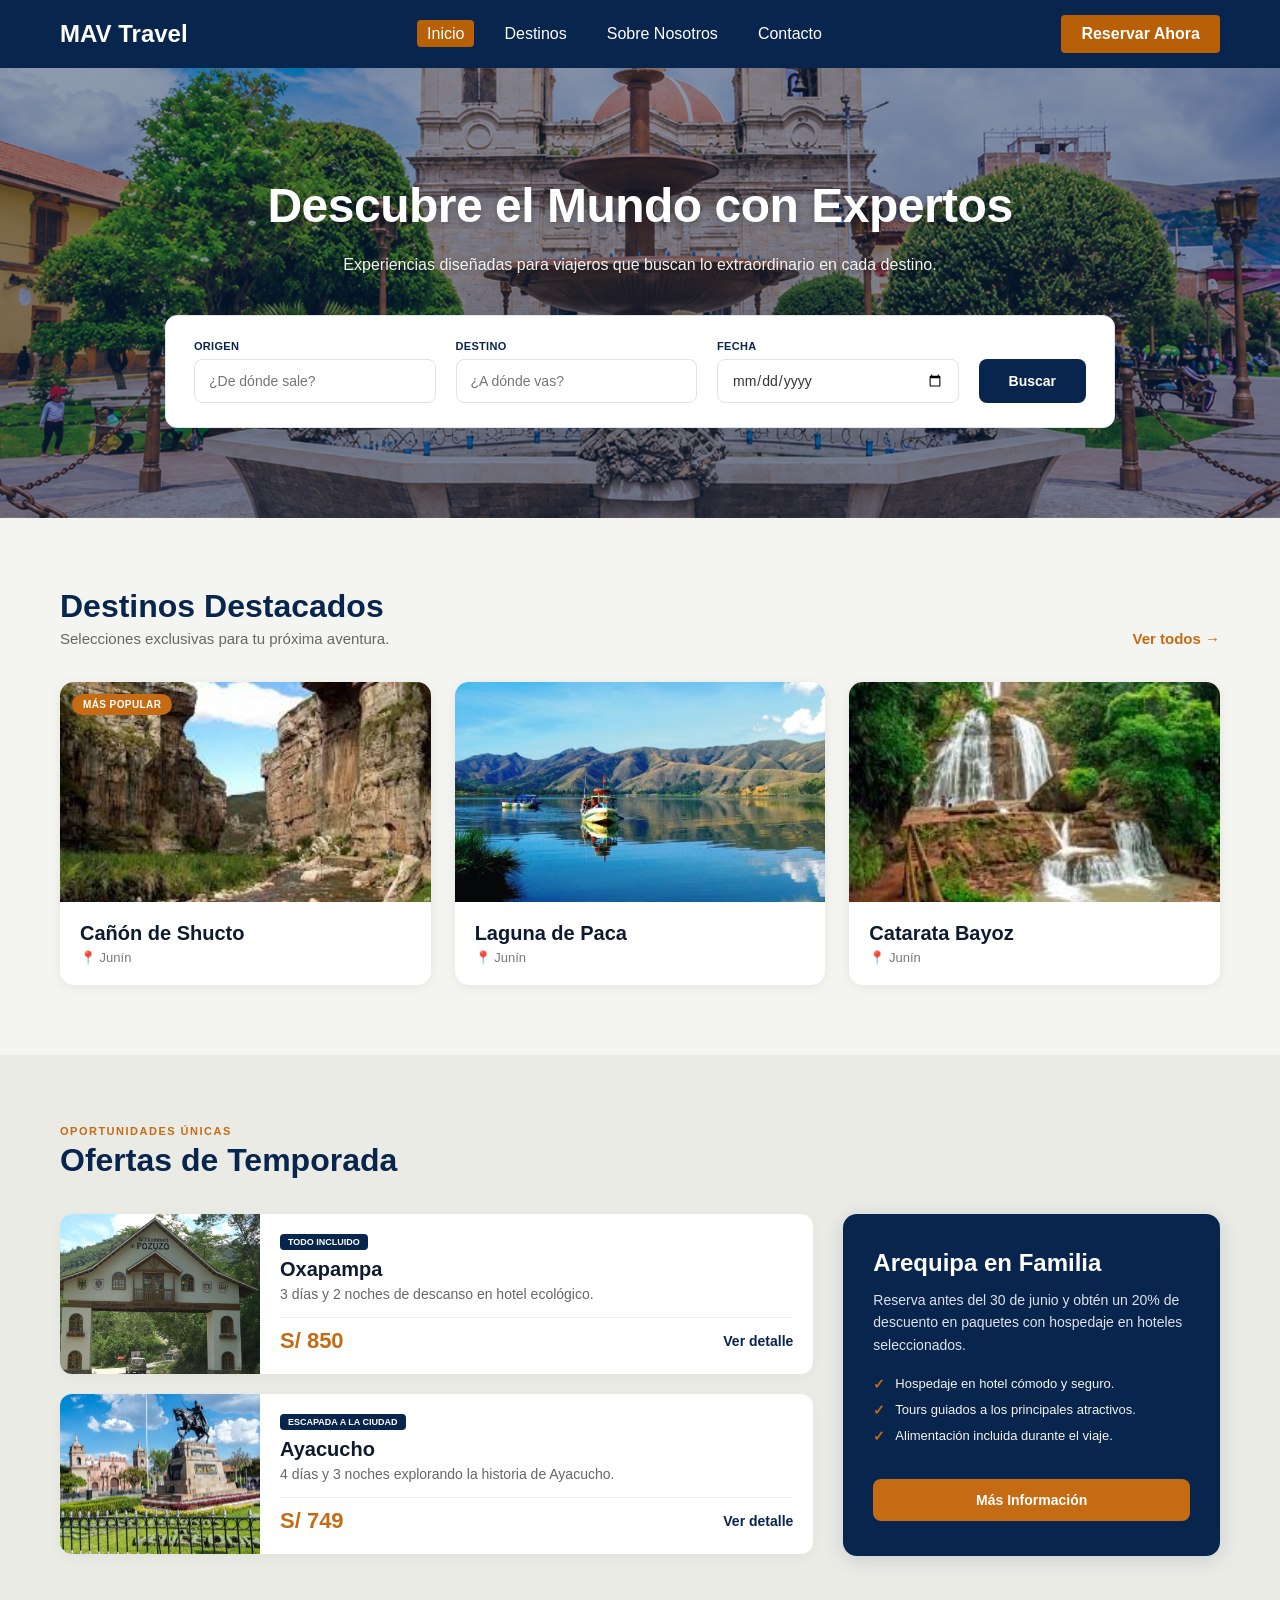
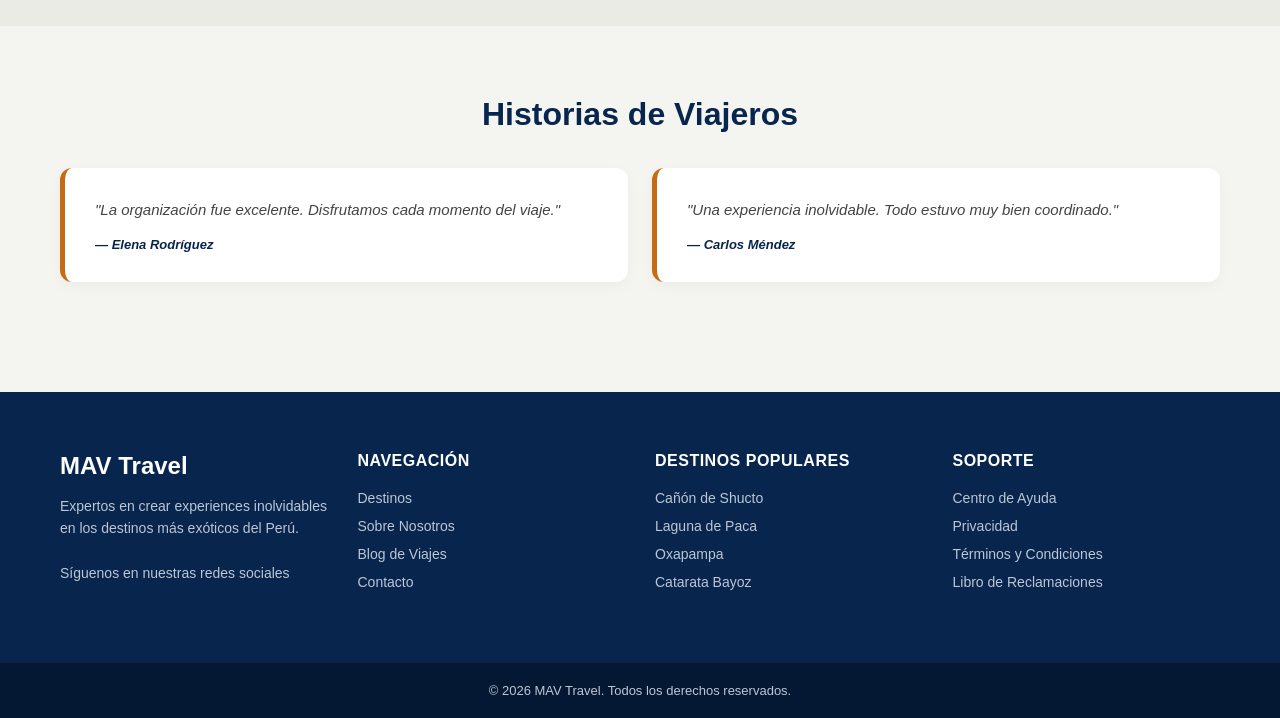
<file: index.html>
<!DOCTYPE html>
<html lang="es">
<head>
    <meta charset="UTF-8">
    <meta name="viewport" content="width=device-width, initial-scale=1.0">
    <meta name="description" content="MAV Travel - Experiencias diseñadas para viajeros que buscan lo extraordinario en cada destino.">
    <title>MAV Travel | Inicio</title>

    <link rel="stylesheet" href="estilos.css">
</head>
<body>

    <header>
        <nav class="barra-navegacion">
            <div class="logo">MAV Travel</div>
            <ul class="menu">
                <li><a href="index.html" class="activo">Inicio</a></li>
                <li><a href="destinos.html">Destinos</a></li>
                <li><a href="sobrenosotros.html">Sobre Nosotros</a></li>
                <li><a href="contacto.html">Contacto</a></li>
            </ul>
            <a href="reservar.html" class="btn-reservar">Reservar Ahora</a>
        </nav>
    </header>

    <section class="banner-principal">
        <div class="contenido-banner">
            <h1>Descubre el Mundo con Expertos</h1>
            <p>Experiencias diseñadas para viajeros que buscan lo extraordinario en cada destino.</p>
            
            <form class="barra-buscador" role="search">
                <div class="buscador-campo">
                    <label for="origen">Origen</label>
                    <input type="text" id="origen" placeholder="¿De dónde sale?" autocomplete="off">
                </div>

                <div class="buscador-campo">
                    <label for="destino">Destino</label>
                    <input type="text" id="destino" placeholder="¿A dónde vas?" autocomplete="off">
                </div>

                <div class="buscador-campo">
                    <label for="fecha">Fecha</label>
                    <input type="date" id="fecha">
                </div>

                <button class="btn-buscar" type="submit">
                    Buscar
                </button>
            </form>
        </div>
    </section>

    <section class="seccion-destacados">
        <div class="contenedor">
            <div class="titulo-seccion-encabezado">
                <div>
                    <h2>Destinos Destacados</h2>
                    <p>Selecciones exclusivas para tu próxima aventura.</p>
                </div>
                <a href="destinos.html" class="enlace-ver-todos">Ver todos →</a>
            </div>

            <div class="cuadricula-destinos">
                <div class="tarjeta-destino">
                    <div class="tarjeta-imagen">
                        <img src="assets/CañondeShucto.jpg" alt="Cañón de Shucto">
                        <span class="tarjeta-etiqueta popular">MÁS POPULAR</span>
                    </div>
                    <div class="tarjeta-info">
                        <h3>Cañón de Shucto</h3>
                        <p class="tarjeta-lugar">📍 Junín</p>
                    </div>
                </div>

                <div class="tarjeta-destino">
                    <div class="tarjeta-imagen">
                        <img src="assets/LagunadePaca.jpg" alt="Laguna de Paca">
                    </div>
                    <div class="tarjeta-info">
                        <h3>Laguna de Paca</h3>
                        <p class="tarjeta-lugar">📍 Junín</p>
                    </div>
                </div>

                <div class="tarjeta-destino">
                    <div class="tarjeta-imagen">
                        <img src="assets/Cataratabayoz.jpg" alt="Catarata Bayoz">
                    </div>
                    <div class="tarjeta-info">
                        <h3>Catarata Bayoz</h3>
                        <p class="tarjeta-lugar">📍 Junín</p>
                    </div>
                </div>
            </div>
        </div>
    </section>

    <section class="seccion-ofertas">
        <div class="contenedor">
            <span class="subtitulo-ofertas">OPORTUNIDADES ÚNICAS</span>
            <h2 class="titulo-ofertas-seccion">Ofertas de Temporada</h2>

            <div class="ofertas-contenedor-grid">
                <div class="lista-ofertas-bloque">
                    <article class="tarjeta-oferta-horizontal">
                        <img src="assets/Oxapampa.png" alt="Vista de Oxapampa">
                        <div class="info-oferta-horizontal">
                            <span class="etiqueta-oferta">TODO INCLUIDO</span>
                            <h3>Oxapampa</h3>
                            <p>3 días y 2 noches de descanso en hotel ecológico.</p>
                            <div class="pie-oferta-horizontal">
                                <span class="precio-oferta">S/ 850</span>
                                <a href="#">Ver detalle</a>
                            </div>
                        </div>
                    </article>

                    <article class="tarjeta-oferta-horizontal">
                        <img src="assets/Ayacucho.jpg" alt="Plaza Mayor de Ayacucho">
                        <div class="info-oferta-horizontal">
                            <span class="etiqueta-oferta">ESCAPADA A LA CIUDAD</span>
                            <h3>Ayacucho</h3>
                            <p>4 días y 3 noches explorando la historia de Ayacucho.</p>
                            <div class="pie-oferta-horizontal">
                                <span class="precio-oferta">S/ 749</span>
                                <a href="#">Ver detalle</a>
                            </div>
                        </div>
                    </article>
                </div>

                <aside class="panel-promocional">
                    <h3>Arequipa en Familia</h3>
                    <p>Reserva antes del 30 de junio y obtén un 20% de descuento en paquetes con hospedaje en hoteles seleccionados.</p>
                    <ul>
                        <li><span class="check-icono">✓</span> Hospedaje en hotel cómodo y seguro.</li>
                        <li><span class="check-icono">✓</span> Tours guiados a los principales atractivos.</li>
                        <li><span class="check-icono">✓</span> Alimentación incluida durante el viaje.</li>
                    </ul>
                    <button type="button" class="btn-promo">Más Información</button>
                </aside>
            </div>
        </div>
    </section>

    <section class="seccion-testimonios">
        <div class="contenedor">
            <h2>Historias de Viajeros</h2>
            <div class="cuadricula-testimonios">
                <article class="tarjeta-testimonio">
                    <p>"La organización fue excelente. Disfrutamos cada momento del viaje."</p>
                    <footer>— <cite>Elena Rodríguez</cite></footer>
                </article>

                <article class="tarjeta-testimonio">
                    <p>"Una experiencia inolvidable. Todo estuvo muy bien coordinado."</p>
                    <footer>— <cite>Carlos Méndez</cite></footer>
                </article>
            </div>
        </div>
    </section>

    <footer class="pie-pagina">
        <div class="pie-contenedor">
            <div class="pie-columna">
                <h2>MAV Travel</h2>
                <p>Expertos en crear experiences inolvidables en los destinos más exóticos del Perú.</p>
                <div class="pie-redes-texto">
                    <span>Síguenos en nuestras redes sociales</span>
                </div>
            </div>

            <div class="pie-columna">
                <h3>NAVEGACIÓN</h3>
                <a href="destinos.html">Destinos</a>
                <a href="sobrenosotros.html">Sobre Nosotros</a>
                <a href="#">Blog de Viajes</a>
                <a href="contacto.html">Contacto</a>
            </div>

            <div class="pie-columna">
                <h3>DESTINOS POPULARES</h3>
                <a href="#">Cañón de Shucto</a>
                <a href="#">Laguna de Paca</a>
                <a href="#">Oxapampa</a>
                <a href="#">Catarata Bayoz</a>
            </div>

            <div class="pie-columna">
                <h3>SOPORTE</h3>
                <a href="#">Centro de Ayuda</a>
                <a href="#">Privacidad</a>
                <a href="#">Términos y Condiciones</a>
                <a href="#">Libro de Reclamaciones</a>
            </div>
        </div>

        <div class="pie-abajo">
            © 2026 MAV Travel. Todos los derechos reservados.
        </div>
    </footer>

    <script src="script.js"></script>
</body>
</html>
</file>
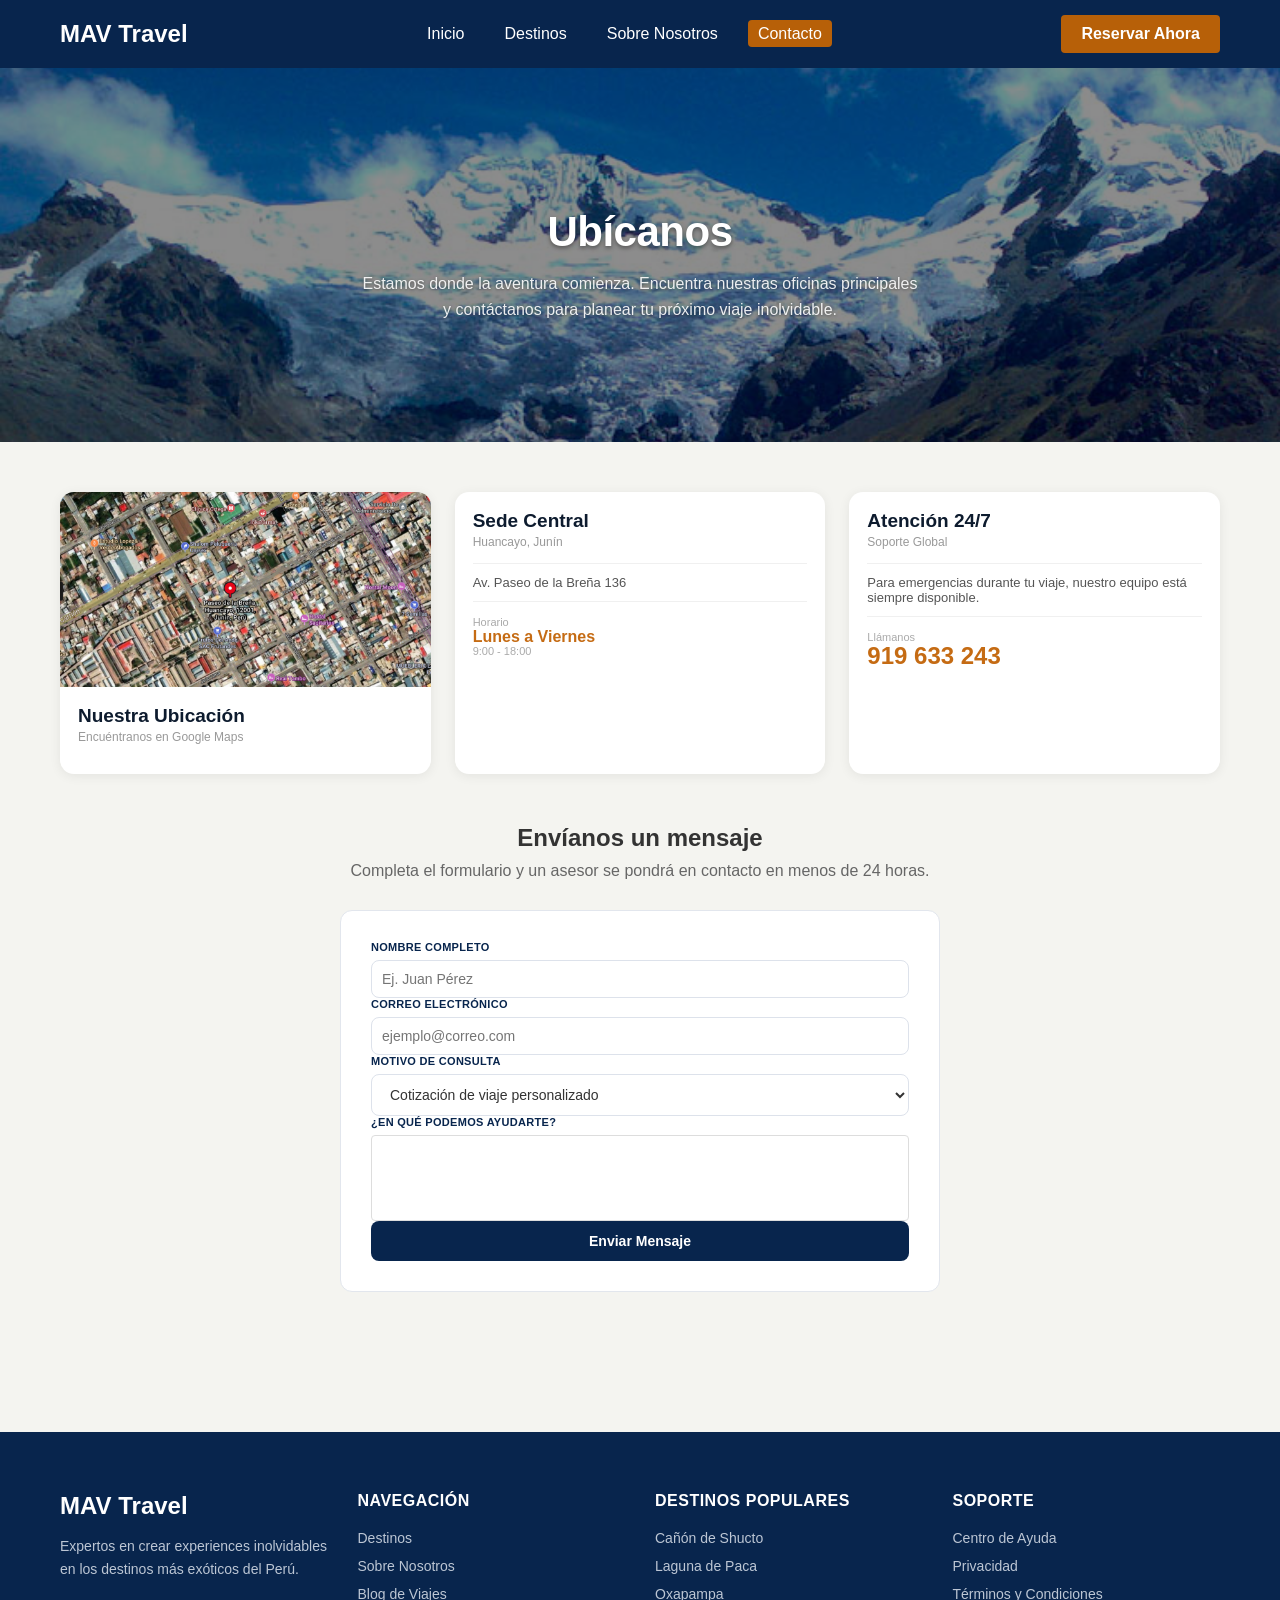
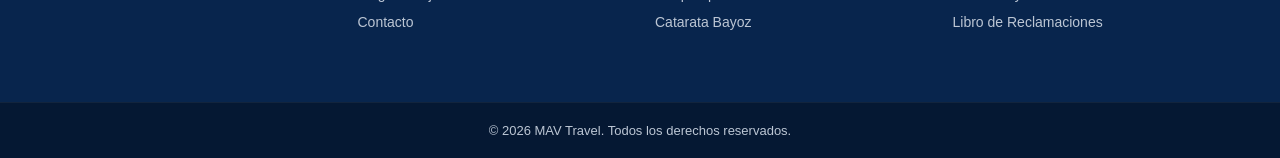
<file: contacto.html>
<!DOCTYPE html>
<html lang="es">
<head>
    <meta charset="UTF-8">
    <meta name="viewport" content="width=device-width, initial-scale=1.0">
    <meta name="description" content="MAV Travel - Descubre experiencias diseñadas para conectar con la naturaleza, la cultura y la aventura en nuestros destinos exclusivos.">
    <title>MAV Travel - Contacto</title>
    
    <link rel="stylesheet" href="contacto.css">
</head>
<body>

    <header>
        <nav class="barra-navegacion">
            <div class="logo">MAV Travel</div>
            <ul class="menu">
                <li><a href="index.html">Inicio</a></li>
                <li><a href="destinos.html">Destinos</a></li>
                <li><a href="sobrenosotros.html">Sobre Nosotros</a></li>
                <li><a href="contacto.html" class="activo">Contacto</a></li>
            </ul>
            <button class="btn-reservar" type="button" onclick="window.location.href='reservar.html'">
                Reservar Ahora
            </button>
        </nav>
    </header>

    <section class="portada-destinos portada-contacto-bg">
        <div class="portada-contenido">
            <h1>Ubícanos</h1>
            <p>Estamos donde la aventura comienza. Encuentra nuestras oficinas principales<br>
            y contáctanos para planear tu próximo viaje inolvidable.</p>
        </div>
    </section>

    <section class="catalogo-destinos">
        <div class="contenedor">
            <div class="cuadricula-destinos">
                
                <div class="tarjeta-destino">
                    <div class="tarjeta-imagen">
                        <img src="assets/ubicacion.png" alt="Mapa ubicación">
                    </div>
                    <div class="tarjeta-info">
                        <h3>Nuestra Ubicación</h3>
                        <p class="tarjeta-lugar">Encuéntranos en Google Maps</p>
                    </div>
                </div>

                <div class="tarjeta-destino">
                    <div class="tarjeta-info">
                        <h3>Sede Central</h3>
                        <p class="tarjeta-lugar">Huancayo, Junín</p>
                        <div class="tarjeta-detalles">
                            <span>Av. Paseo de la Breña 136</span>
                        </div>
                        <div class="tarjeta-pie">
                            <div>
                                <small>Horario</small>
                                <p class="tarjeta-precio-horario">Lunes a Viernes</p>
                                <small>9:00 - 18:00</small>
                            </div>
                        </div>
                    </div>
                </div>

                <div class="tarjeta-destino">
                    <div class="tarjeta-info">
                        <h3>Atención 24/7</h3>
                        <p class="tarjeta-lugar">Soporte Global</p>
                        <div class="tarjeta-detalles">
                            <span>Para emergencias durante tu viaje, nuestro equipo está siempre disponible.</span>
                        </div>
                        <div class="tarjeta-pie">
                            <div>
                                <small>Llámanos</small>
                                <p class="tarjeta-precio">919 633 243</p>
                            </div>
                        </div>
                    </div>
                </div>

            </div>
        </div>
    </section>

    <section class="seccion-filtros">
        <div class="contenedor">
            <h2 class="titulo-formulario">Envíanos un mensaje</h2>
            <p class="subtitulo-formulario">Completa el formulario y un asesor se pondrá en contacto en menos de 24 horas.</p>
            
            <form class="barra-filtros form-contacto">
                
                <div class="filtro-campo campo-ancho-completo">
                    <label for="contacto-nombre">Nombre Completo</label>
                    <input type="text" id="contacto-nombre" placeholder="Ej. Juan Pérez">
                </div>

                <div class="filtro-campo campo-ancho-completo">
                    <label for="contacto-email">Correo Electrónico</label>
                    <input type="email" id="contacto-email" placeholder="ejemplo@correo.com">
                </div>

                <div class="filtro-campo campo-ancho-completo">
                    <label for="filtro-categoria">Motivo de Consulta</label>
                    <select id="filtro-categoria">
                        <option>Cotización de viaje personalizado</option>
                        <option>Consulta general</option>
                        <option>Soporte</option>
                    </select>
                </div>

                <div class="filtro-campo campo-ancho-completo">
                    <label for="contacto-mensaje">¿En qué podemos ayudarte?</label>
                    <textarea id="contacto-mensaje" rows="4"></textarea>
                </div>

                <button class="btn-filtrar btn-enviar" type="submit">
                    Enviar Mensaje
                </button>

            </form>
        </div>
    </section>

    <footer class="pie-pagina">
        <div class="pie-contenedor">

            <div class="pie-columna">
                <h2>MAV Travel</h2>
                <p>Expertos en crear experiences inolvidables en los destinos más exóticos del Perú.</p>
            </div>

            <div class="pie-columna">
                <h3>NAVEGACIÓN</h3>
                <a href="destinos.html">Destinos</a>
                <a href="sobrenosotros.html">Sobre Nosotros</a>
                <a href="#">Blog de Viajes</a>
                <a href="contacto.html">Contacto</a>
            </div>

            <div class="pie-columna">
                <h3>DESTINOS POPULARES</h3>
                <a href="#">Cañón de Shucto</a>
                <a href="#">Laguna de Paca</a>
                <a href="#">Oxapampa</a>
                <a href="#">Catarata Bayoz</a>
            </div>

            <div class="pie-columna">
                <h3>SOPORTE</h3>
                <a href="#">Centro de Ayuda</a>
                <a href="#">Privacidad</a>
                <a href="#">Términos y Condiciones</a>
                <a href="#">Libro de Reclamaciones</a>
            </div>

        </div>

        <div class="pie-abajo">
            © 2026 MAV Travel. Todos los derechos reservados.
        </div>
    </footer>

    <script src="script.js"></script>
</body>
</html>
</file>
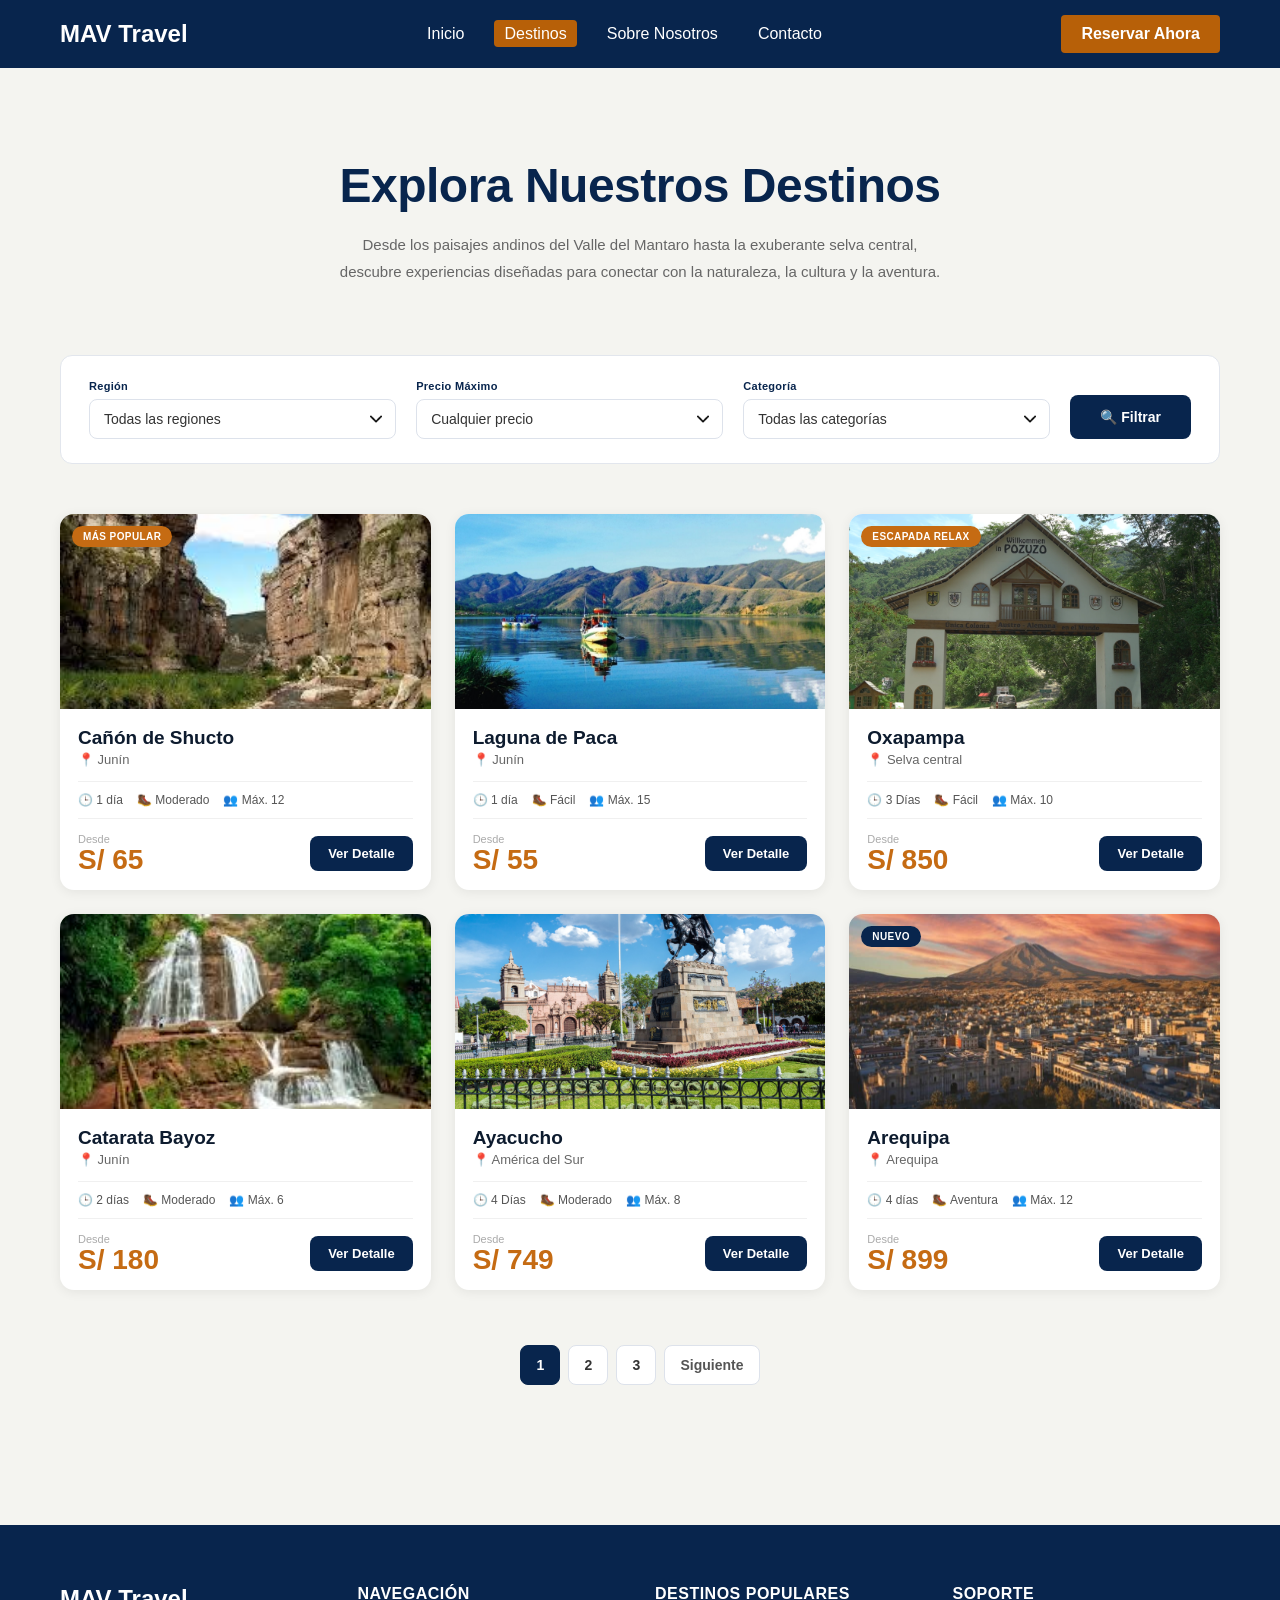
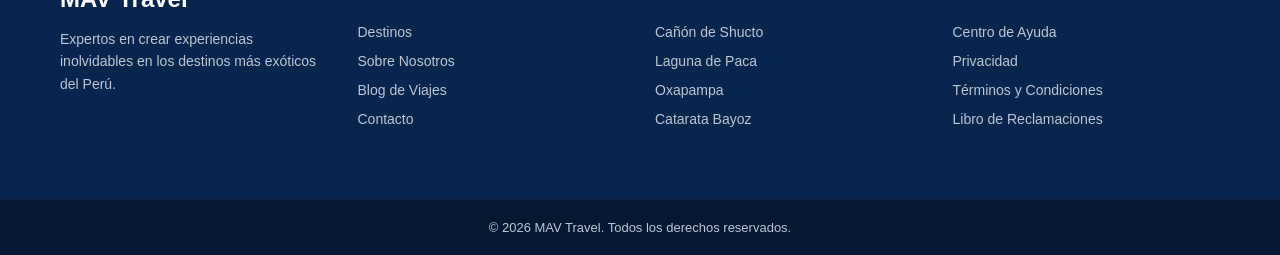
<file: destinos.html>
<!DOCTYPE html>
<html lang="es">
<head>
    <meta charset="UTF-8">
    <meta name="viewport" content="width=device-width, initial-scale=1.0">
    <meta name="description" content="MAV Travel - Descubre experiencias diseñadas para conectar con la naturaleza, la cultura y la aventura en nuestros destinos exclusivos.">
    <title>MAV Travel - Destinos</title>
    <link rel="stylesheet" href="destinos.css">
</head>
<body>

    <header>
        <nav class="barra-navegacion">
            <div class="logo">MAV Travel</div>
            <ul class="menu">
                <li><a href="index.html">Inicio</a></li>
                <li><a href="destinos.html" class="activo">Destinos</a></li>
                <li><a href="sobrenosotros.html">Sobre Nosotros</a></li>
                <li><a href="contacto.html">Contacto</a></li>
            </ul>
            <a href="reservar.html" class="btn-reservar">Reservar Ahora</a>
        </nav>
    </header>

    <main>
        <section class="portada-destinos">
            <div class="portada-contenido">
                <h1>Explora Nuestros Destinos</h1>
                <p>Desde los paisajes andinos del Valle del Mantaro hasta la exuberante selva central,<br>
                descubre experiencias diseñadas para conectar con la naturaleza, la cultura y la aventura.</p>
            </div>
        </section>

        <section class="seccion-filtros">
            <div class="contenedor">
                <form class="barra-filtros" role="search">
                    <div class="filtro-campo">
                        <label for="filtro-region">Región</label>
                        <select id="filtro-region">
                            <option>Todas las regiones</option>
                            <option>Junín</option>
                            <option>Selva central</option>
                            <option>Arequipa</option>
                            <option>América del Sur</option>
                        </select>
                    </div>

                    <div class="filtro-campo">
                        <label for="filtro-precio">Precio Máximo</label>
                        <select id="filtro-precio">
                            <option>Cualquier precio</option>
                            <option>Hasta S/ 100</option>
                            <option>Hasta S/ 300</option>
                            <option>Hasta S/ 600</option>
                            <option>Hasta S/ 1000</option>
                        </select>
                    </div>

                    <div class="filtro-campo">
                        <label for="filtro-categoria">Categoría</label>
                        <select id="filtro-categoria">
                            <option>Todas las categorías</option>
                            <option>Aventura</option>
                            <option>Relax</option>
                            <option>Cultural</option>
                            <option>Naturaleza</option>
                        </select>
                    </div>

                    <button class="btn-filtrar" type="submit">
                        🔍 Filtrar
                    </button>
                </form>
            </div>
        </section>

        <section class="catalogo-destinos">
            <div class="contenedor">
                <div class="cuadricula-destinos">

                    <div class="tarjeta-destino">
                        <div class="tarjeta-imagen">
                            <img src="assets/CañondeShucto.jpg" alt="Cañón de Shucto">
                            <span class="tarjeta-etiqueta popular">MÁS POPULAR</span>
                        </div>
                        <div class="tarjeta-info">
                            <h3>Cañón de Shucto</h3>
                            <p class="tarjeta-lugar">📍 Junín</p>
                            <div class="tarjeta-detalles">
                                <span>🕒 1 día</span>
                                <span>🥾 Moderado</span>
                                <span>👥 Máx. 12</span>
                            </div>
                            <div class="tarjeta-pie">
                                <div>
                                    <small>Desde</small>
                                    <p class="tarjeta-precio">S/ 65</p>
                                </div>
                                <button class="btn-ver-detalle" type="button">Ver Detalle</button>
                            </div>
                        </div>
                    </div>

                    <div class="tarjeta-destino">
                        <div class="tarjeta-imagen">
                            <img src="assets/LagunadePaca.jpg" alt="Laguna de Paca">
                        </div>
                        <div class="tarjeta-info">
                            <h3>Laguna de Paca</h3>
                            <p class="tarjeta-lugar">📍 Junín</p>
                            <div class="tarjeta-detalles">
                                <span>🕒 1 día</span>
                                <span>🥾 Fácil</span>
                                <span>👥 Máx. 15</span>
                            </div>
                            <div class="tarjeta-pie">
                                <div>
                                    <small>Desde</small>
                                    <p class="tarjeta-precio">S/ 55</p>
                                </div>
                                <button class="btn-ver-detalle" type="button">Ver Detalle</button>
                            </div>
                        </div>
                    </div>

                    <div class="tarjeta-destino">
                        <div class="tarjeta-imagen">
                            <img src="assets/Oxapampa.png" alt="Oxapampa">
                            <span class="tarjeta-etiqueta relax">ESCAPADA RELAX</span>
                        </div>
                        <div class="tarjeta-info">
                            <h3>Oxapampa</h3>
                            <p class="tarjeta-lugar">📍 Selva central</p>
                            <div class="tarjeta-detalles">
                                <span>🕒 3 Días</span>
                                <span>🥾 Fácil</span>
                                <span>👥 Máx. 10</span>
                            </div>
                            <div class="tarjeta-pie">
                                <div>
                                    <small>Desde</small>
                                    <p class="tarjeta-precio">S/ 850</p>
                                </div>
                                <button class="btn-ver-detalle" type="button">Ver Detalle</button>
                            </div>
                        </div>
                    </div>

                    <div class="tarjeta-destino">
                        <div class="tarjeta-imagen">
                            <img src="assets/Cataratabayoz.jpg" alt="Catarata Bayoz">
                        </div>
                        <div class="tarjeta-info">
                            <h3>Catarata Bayoz</h3>
                            <p class="tarjeta-lugar">📍 Junín</p>
                            <div class="tarjeta-detalles">
                                <span>🕒 2 días</span>
                                <span>🥾 Moderado</span>
                                <span>👥 Máx. 6</span>
                            </div>
                            <div class="tarjeta-pie">
                                <div>
                                    <small>Desde</small>
                                    <p class="tarjeta-precio">S/ 180</p>
                                </div>
                                <button class="btn-ver-detalle" type="button">Ver Detalle</button>
                            </div>
                        </div>
                    </div>

                    <div class="tarjeta-destino">
                        <div class="tarjeta-imagen">
                            <img src="assets/Ayacucho.jpg" alt="Ayacucho">
                        </div>
                        <div class="tarjeta-info">
                            <h3>Ayacucho</h3>
                            <p class="tarjeta-lugar">📍 América del Sur</p>
                            <div class="tarjeta-detalles">
                                <span>🕒 4 Días</span>
                                <span>🥾 Moderado</span>
                                <span>👥 Máx. 8</span>
                            </div>
                            <div class="tarjeta-pie">
                                <div>
                                    <small>Desde</small>
                                    <p class="tarjeta-precio">S/ 749</p>
                                </div>
                                <button class="btn-ver-detalle" type="button">Ver Detalle</button>
                            </div>
                        </div>
                    </div>

                    <div class="tarjeta-destino">
                        <div class="tarjeta-imagen">
                            <img src="assets/Arequipa.jpg" alt="Arequipa">
                            <span class="tarjeta-etiqueta nuevo">NUEVO</span>
                        </div>
                        <div class="tarjeta-info">
                            <h3>Arequipa</h3>
                            <p class="tarjeta-lugar">📍 Arequipa</p>
                            <div class="tarjeta-detalles">
                                <span>🕒 4 días</span>
                                <span>🥾 Aventura</span>
                                <span>👥 Máx. 12</span>
                            </div>
                            <div class="tarjeta-pie">
                                <div>
                                    <small>Desde</small>
                                    <p class="tarjeta-precio">S/ 899</p>
                                </div>
                                <button class="btn-ver-detalle" type="button">Ver Detalle</button>
                            </div>
                        </div>
                    </div>

                </div>

                <div class="paginacion">
                    <button class="btn-pag activo" type="button">1</button>
                    <button class="btn-pag" type="button">2</button>
                    <button class="btn-pag" type="button">3</button>
                    <button class="btn-pag pag-siguiente" type="button">Siguiente </button>
                </div>
            </div>
        </section>
    </main>

    <footer class="pie-pagina">
        <div class="pie-contenedor">
            <div class="pie-columna">
                <h2>MAV Travel</h2>
                <p>Expertos en crear experiencias inolvidables en los destinos más exóticos del Perú.</p>
                <div class="pie-iconos">
                    <span></span>
                    <span></span>
                    <span></span>
                </div>
            </div>

            <div class="pie-columna">
                <h3>NAVEGACIÓN</h3>
                <ul class="pie-lista">
                    <li><a href="destinos.html">Destinos</a></li>
                    <li><a href="sobrenosotros.html">Sobre Nosotros</a></li>
                    <li><a href="#">Blog de Viajes</a></li>
                    <li><a href="contacto.html">Contacto</a></li>
                </ul>
            </div>

            <div class="pie-columna">
                <h3>DESTINOS POPULARES</h3>
                <ul class="pie-lista">
                    <li><a href="#">Cañón de Shucto</a></li>
                    <li><a href="#">Laguna de Paca</a></li>
                    <li><a href="#">Oxapampa</a></li>
                    <li><a href="#">Catarata Bayoz</a></li>
                </ul>
            </div>

            <div class="pie-columna">
                <h3>SOPORTE</h3>
                <ul class="pie-lista">
                    <li><a href="#">Centro de Ayuda</a></li>
                    <li><a href="#">Privacidad</a></li>
                    <li><a href="#">Términos y Condiciones</a></li>
                    <li><a href="#">Libro de Reclamaciones</a></li>
                </ul>
            </div>
        </div>

        <div class="pie-abajo">
            &copy; 2026 MAV Travel. Todos los derechos reservados.
        </div>
    </footer>

    <script src="script.js"></script>
</body>
</html>
</file>
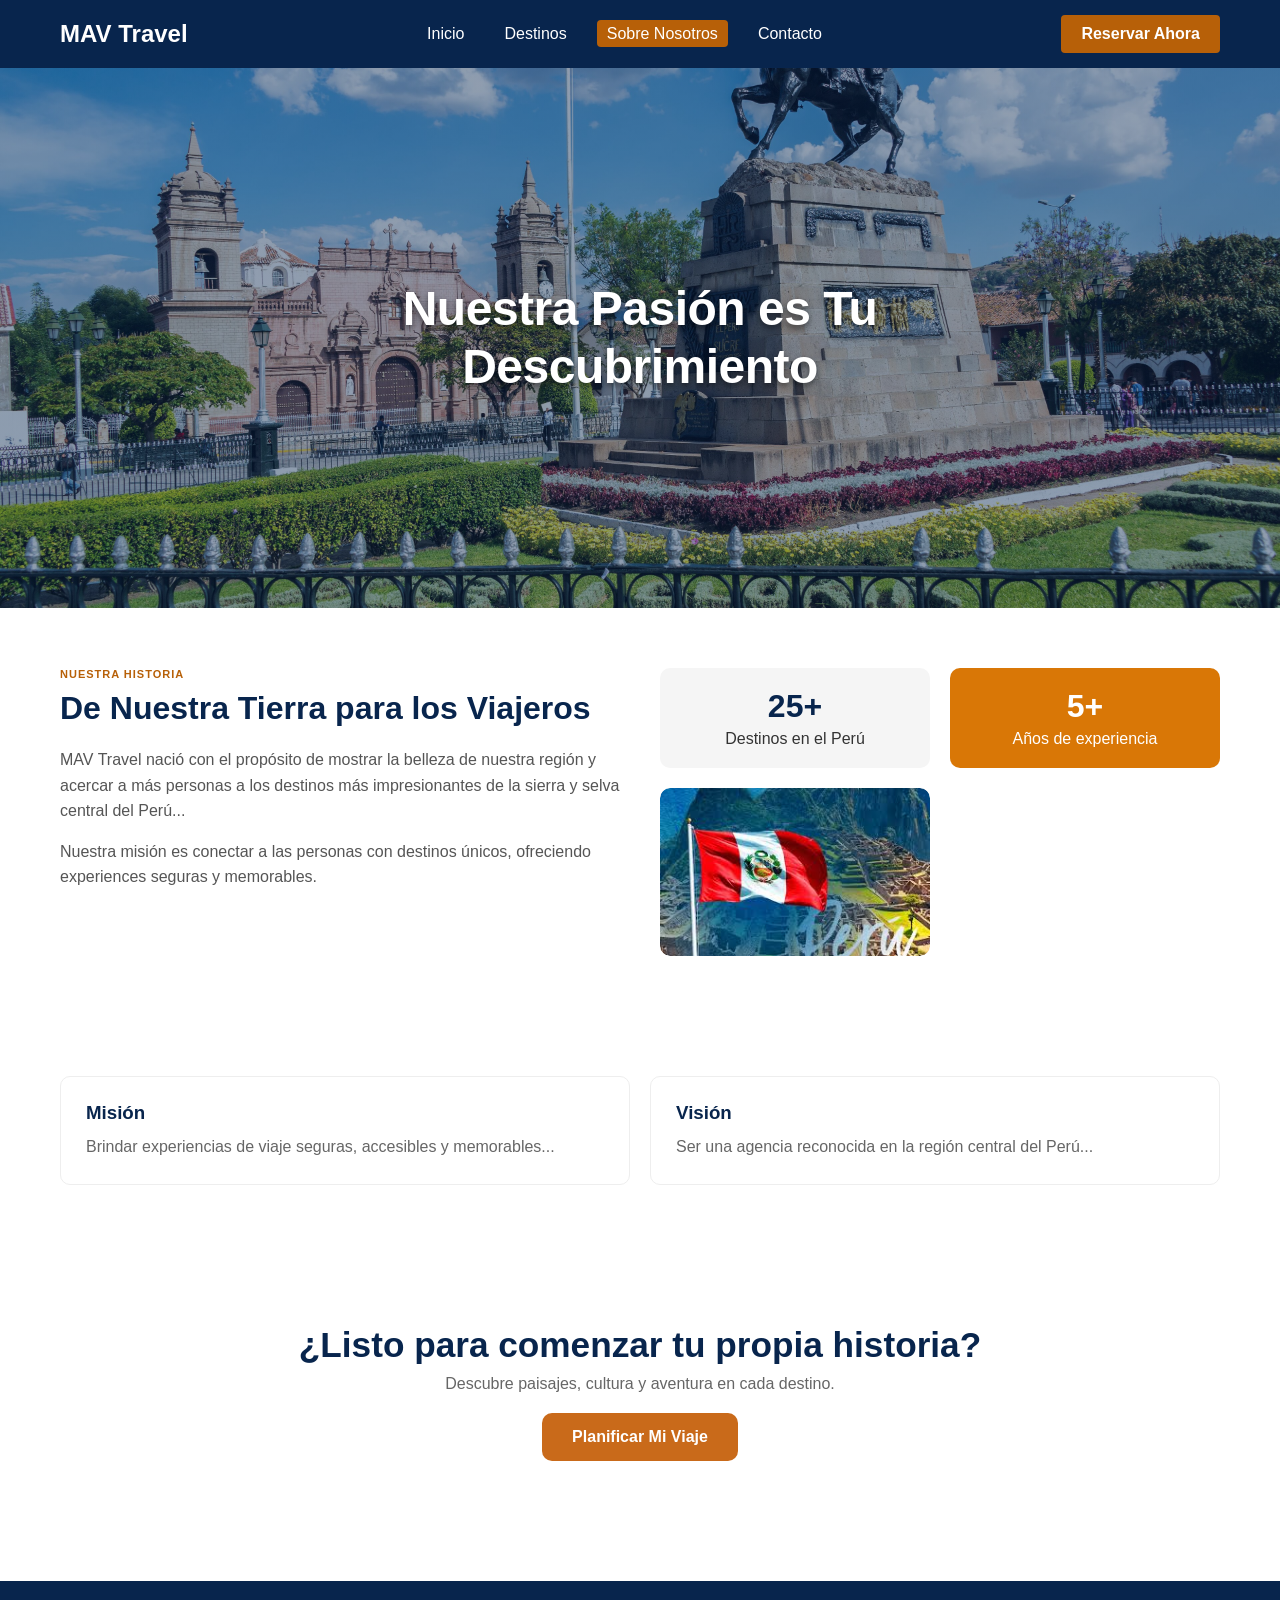
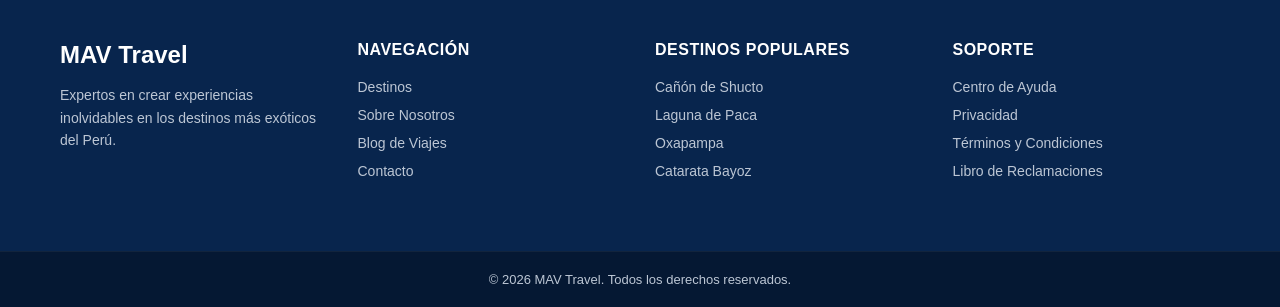
<file: sobrenosotros.html>
<!DOCTYPE html>
<html lang="es">
<head>
    <meta charset="UTF-8">
    <meta name="viewport" content="width=device-width, initial-scale=1.0">
    <meta name="description" content="MAV Travel - Nuestra Pasión es Tu Descubrimiento. Conoce más sobre nuestra historia, misión y visión.">
    <title>Sobre Nosotros | MAV Travel</title>
    <link rel="stylesheet" href="sobrenosotros.css">
</head>
<body>

    <header>
        <nav class="barra-navegacion">
            <div class="logo">MAV Travel</div>
            <ul class="menu">
                <li><a href="index.html">Inicio</a></li>
                <li><a href="destinos.html">Destinos</a></li>
                <li><a href="sobrenosotros.html" class="activo">Sobre Nosotros</a></li>
                <li><a href="contacto.html">Contacto</a></li>
            </ul>
            <button class="btn-reservar" id="btn-reservar-nav" type="button">
                Reservar Ahora
            </button>
        </nav>
    </header>

    <section class="portada portada-sobre-nosotros">
        <h1>Nuestra Pasión es Tu Descubrimiento</h1>
    </section>

    <section class="historia contenedor-historia">
        <div class="historia-texto">
            <span class="subtitulo-historia">NUESTRA HISTORIA</span>
            <h2>De Nuestra Tierra para los Viajeros</h2>
            <p>
                MAV Travel nació con el propósito de mostrar la belleza de nuestra región y acercar a más personas a los destinos más impresionantes de la sierra y selva central del Perú...
            </p>
            <p>
                Nuestra misión es conectar a las personas con destinos únicos, ofreciendo experiences seguras y memorables.
            </p>
        </div>

        <div class="historia-cards">
            <div class="card">
                <h3>25+</h3>
                <p>Destinos en el Perú</p>
            </div>

            <div class="card orange">
                <h3>5+</h3>
                <p>Años de experiencia</p>
            </div>

            <div class="card img-card">
                <img src="assets/Bandera.jpg" alt="Perú">
            </div>
        </div>
    </section>

    <section class="mision-vision contenedor-mv">
        <div class="box">
            <h3>Misión</h3>
            <p>Brindar experiencias de viaje seguras, accesibles y memorables...</p>
        </div>

        <div class="box">
            <h3>Visión</h3>
            <p>Ser una agencia reconocida en la región central del Perú...</p>
        </div>
    </section>

    <section class="seccion-llamado">
        <div class="contenido-llamado">
            <h2>¿Listo para comenzar tu propia historia?</h2>
            <p>Descubre paisajes, cultura y aventura en cada destino.</p>
            <button type="button" id="btn-planificar-cta">Planificar Mi Viaje</button>
        </div>
    </section>

    <footer class="pie-pagina">
        <div class="pie-contenedor">
            <div class="pie-columna">
                <h2>MAV Travel</h2>
                <p>Expertos en crear experiencias inolvidables en los destinos más exóticos del Perú.</p>
            </div>

            <div class="pie-columna">
                <h3>NAVEGACIÓN</h3>
                <a href="destinos.html">Destinos</a>
                <a href="sobrenosotros.html">Sobre Nosotros</a>
                <a href="#">Blog de Viajes</a>
                <a href="contacto.html">Contacto</a>
            </div>

            <div class="pie-columna">
                <h3>DESTINOS POPULARES</h3>
                <a href="#">Cañón de Shucto</a>
                <a href="#">Laguna de Paca</a>
                <a href="#">Oxapampa</a>
                <a href="#">Catarata Bayoz</a>
            </div>

            <div class="pie-columna">
                <h3>SOPORTE</h3>
                <a href="#">Centro de Ayuda</a>
                <a href="#">Privacidad</a>
                <a href="#">Términos y Condiciones</a>
                <a href="#">Libro de Reclamaciones</a>
            </div>
        </div>

        <div class="pie-abajo">
            © 2026 MAV Travel. Todos los derechos reservados.
        </div>
    </footer>

    <script src="script.js"></script>
</body>
</html>
</file>
<file: estilos.css>
/* ESTILOS GENERALES Y CONFIGURACIÓN BASE*/
* {
    margin: 0;
    padding: 0;
    box-sizing: border-box;
    font-family: 'Segoe UI', Tahoma, Geneva, Verdana, sans-serif;
}

html {
    scroll-behavior: smooth;
}

body {
    background: #f4f4f0;
    color: #333;
}

.contenedor {
    max-width: 1200px;
    margin: 0 auto;
    padding: 0 20px;
}

/* 1. BARRA DE NAVEGACIÓN*/
header {
    background-color: rgb(8, 37, 77);
    position: sticky;
    top: 0;
    z-index: 1000;
}

.barra-navegacion {
    max-width: 1200px;
    margin: 0 auto;
    padding: 15px 20px;
    display: flex;
    justify-content: space-between;
    align-items: center;
}

.barra-navegacion .logo {
    color: white;
    font-size: 24px;
    font-weight: bold;
}

.barra-navegacion .menu {
    display: flex;
    list-style: none;
    gap: 20px;
}

.barra-navegacion .menu a {
    color: white;
    text-decoration: none;
    font-size: 16px;
    padding: 5px 10px;
}

.barra-navegacion .menu a:hover,
.barra-navegacion .menu a.activo {
    background-color: rgb(183, 96, 8);
    border-radius: 4px;
    color: white;
}

.btn-reservar {
    display: inline-block;
    text-decoration: none;
    text-align: center;
    background-color: rgb(183, 96, 8);
    color: white;
    border: none;
    padding: 10px 20px;
    font-size: 16px;
    font-weight: bold;
    cursor: pointer;
    border-radius: 4px;
    transition: background-color 0.2s;
}

.btn-reservar:hover {
    background-color: rgb(145, 75, 5);
}

/* 2. PORTADA BANNER PRINCIPAL CON BUSCADOR*/
.banner-principal {
    background-image: linear-gradient(rgba(8, 37, 77, 0.45), rgba(8, 37, 77, 0.55)), url("assets/Huancayo.png");
    background-size: cover;
    background-position: center;
    padding: 110px 20px 90px;
    text-align: center;
    color: white;
}

.contenido-banner h1 {
    font-size: 48px;
    font-weight: 800;
    color: #fff;
    margin-bottom: 18px;
    letter-spacing: -0.5px;
    text-shadow: 0 2px 10px rgba(0,0,0,0.3);
}

.contenido-banner p {
    font-size: 16px;
    color: #f4f4f0;
    line-height: 1.8;
    max-width: 620px;
    margin: 0 auto 35px;
    text-shadow: 0 1px 5px rgba(0,0,0,0.3);
}

.barra-buscador {
    background: #fff;
    border: 1px solid #e2e6ed;
    border-radius: 12px;
    padding: 24px 28px;
    display: flex;
    align-items: flex-end;
    gap: 20px;
    max-width: 950px;
    margin: 0 auto;
    box-shadow: 0 8px 30px rgba(0,0,0,0.15);
}

.buscador-campo {
    display: flex;
    flex-direction: column;
    gap: 7px;
    flex: 1;
    text-align: left;
}

.buscador-campo label {
    font-size: 11px;
    font-weight: 700;
    color: #08254d;
    letter-spacing: 0.3px;
    text-transform: uppercase;
}

.buscador-campo input {
    padding: 11px 14px;
    border: 1.5px solid #dde2eb;
    border-radius: 8px;
    font-size: 14px;
    color: #333;
    background: #fff;
    outline: none;
    transition: border-color .2s;
    width: 100%;
    height: 44px;
}

.buscador-campo input:focus {
    border-color: #08254d;
}

.btn-buscar {
    background: #08254d;
    color: white;
    border: none;
    padding: 12px 30px;
    border-radius: 8px;
    font-size: 14px;
    font-weight: 700;
    cursor: pointer;
    display: flex;
    align-items: center;
    justify-content: center;
    white-space: nowrap;
    height: 44px;
    transition: background .2s;
}

.btn-buscar:hover {
    background: #0b2f62;
}

/* 3. SECCIÓN DESTINOS DESTACADOS*/

.seccion-destacados {
    padding: 70px 0;
    background: #f4f4f0;
}

.titulo-seccion-encabezado {
    display: flex;
    justify-content: space-between;
    align-items: flex-end;
    margin-bottom: 35px;
}

.titulo-seccion-encabezado h2 {
    font-size: 32px;
    color: #08254d;
    font-weight: 800;
    margin-bottom: 5px;
}

.titulo-seccion-encabezado p {
    font-size: 15px;
    color: #666;
}

.enlace-ver-todos {
    color: #c56b13;
    text-decoration: none;
    font-weight: 700;
    font-size: 15px;
    transition: color 0.2s;
}

.enlace-ver-todos:hover {
    color: #145755;
}

.cuadricula-destinos {
    display: grid;
    grid-template-columns: repeat(3, 1fr);
    gap: 24px;
}

.tarjeta-destino {
    background: #fff;
    border-radius: 14px;
    overflow: hidden;
    box-shadow: 0 2px 12px rgba(0,0,0,.07);
    transition: transform .3s, box-shadow .3s;
}

.tarjeta-destino:hover {
    transform: translateY(-5px);
    box-shadow: 0 10px 30px rgba(0,0,0,.13);
}

.tarjeta-imagen {
    position: relative;
    width: 100%;
    height: 220px;
    overflow: hidden;
    background: #dde2ea;
}

.tarjeta-imagen img {
    width: 100%;
    height: 100%;
    object-fit: cover;
    display: block;
    transition: transform .5s;
}

.tarjeta-destino:hover .tarjeta-imagen img {
    transform: scale(1.06);
}

.tarjeta-etiqueta {
    position: absolute;
    top: 12px;
    left: 12px;
    padding: 5px 11px;
    border-radius: 20px;
    font-size: 10px;
    font-weight: 800;
    letter-spacing: 0.4px;
    text-transform: uppercase;
}
.tarjeta-etiqueta.popular { background: #c56b13; color: #fff; }

.tarjeta-info {
    padding: 20px;
}

.tarjeta-info h3 {
    font-size: 20px;
    font-weight: 700;
    color: #0d1b2e;
    margin-bottom: 5px;
}

.tarjeta-lugar {
    font-size: 13px;
    color: #777;
    display: flex;
    align-items: center;
    gap: 6px;
}

/* 4. SECCIÓN OFERTAS DE TEMPORADA*/
.seccion-ofertas {
    background: #ebebe6;
    padding: 70px 0;
}

.subtitulo-ofertas {
    font-size: 11px;
    font-weight: 800;
    color: #c56b13;
    letter-spacing: 1.5px;
    display: block;
    margin-bottom: 5px;
}

.titulo-ofertas-seccion {
    font-size: 32px;
    color: #08254d;
    font-weight: 800;
    margin-bottom: 35px;
}

.ofertas-contenedor-grid {
    display: grid;
    grid-template-columns: 2fr 1fr;
    gap: 30px;
}

.lista-ofertas-bloque {
    display: flex;
    flex-direction: column;
    gap: 20px;
}

.tarjeta-oferta-horizontal {
    background: #fff;
    border-radius: 12px;
    display: flex;
    overflow: hidden;
    box-shadow: 0 4px 15px rgba(0,0,0,0.04);
    transition: transform 0.2s;
}

.tarjeta-oferta-horizontal:hover {
    transform: scale(1.01);
}

.tarjeta-oferta-horizontal img {
    width: 200px;
    height: 100%;
    min-height: 150px;
    object-fit: cover;
}

.info-oferta-horizontal {
    padding: 20px;
    display: flex;
    flex-direction: column;
    justify-content: center;
    flex: 1;
}

.etiqueta-oferta {
    font-size: 9px;
    background: #08254d;
    color: white;
    padding: 3px 8px;
    border-radius: 4px;
    align-self: flex-start;
    font-weight: 700;
    margin-bottom: 8px;
}

.info-oferta-horizontal h3 {
    font-size: 20px;
    color: #0d1b2e;
    margin-bottom: 5px;
}

.info-oferta-horizontal p {
    font-size: 14px;
    color: #666;
    margin-bottom: 15px;
}

.pie-oferta-horizontal {
    display: flex;
    justify-content: space-between;
    align-items: center;
    border-top: 1px solid #f0f0f0;
    padding-top: 10px;
}

.precio-oferta {
    font-size: 22px;
    font-weight: 800;
    color: #c56b13;
}

.pie-oferta-horizontal a {
    color: #08254d;
    text-decoration: none;
    font-weight: 700;
    font-size: 14px;
}

.panel-promocional {
    background: #08254d;
    color: white;
    padding: 35px 30px;
    border-radius: 14px;
    display: flex;
    flex-direction: column;
    justify-content: center;
    box-shadow: 0 4px 20px rgba(8, 37, 77, 0.15);
}

.panel-promocional h3 {
    font-size: 24px;
    margin-bottom: 12px;
    color: #fff;
    font-weight: 700;
}

.panel-promocional p {
    font-size: 14px;
    color: #dde2eb;
    line-height: 1.6;
    margin-bottom: 20px;
}

.panel-promocional ul {
    list-style: none;
    margin-bottom: 25px;
}

.panel-promocional ul li {
    font-size: 13px;
    margin-bottom: 10px;
    display: flex;
    align-items: center;
    gap: 10px;
    color: #f4f4f0;
}

.check-icono {
    color: #c56b13;
    font-weight: bold;
    font-size: 14px;
}

.btn-promo {
    background: #c56b13;
    color: white;
    padding: 13px;
    border: none;
    border-radius: 8px;
    font-weight: 700;
    cursor: pointer;
    transition: background 0.2s;
    font-size: 14px;
}

.btn-promo:hover {
    background: #a4560f;
}

/* 5. SECCIÓN TESTIMONIOS*/
.seccion-testimonios {
    padding: 70px 0;
    background: #f4f4f0;
    text-align: center;
}

.seccion-testimonios h2 {
    font-size: 32px;
    color: #08254d;
    font-weight: 800;
    margin-bottom: 35px;
}

.cuadricula-testimonios {
    display: grid;
    grid-template-columns: repeat(2, 1fr);
    gap: 24px;
}

article.tarjeta-testimonio {
    background: #fff;
    padding: 30px;
    border-radius: 12px;
    box-shadow: 0 4px 15px rgba(0,0,0,0.04);
    border-left: 5px solid #c56b13;
    text-align: left;
}

article.tarjeta-testimonio p {
    font-size: 15px;
    font-style: italic;
    color: #444;
    line-height: 1.6;
    margin-bottom: 15px;
}

article.tarjeta-testimonio footer {
    font-size: 13px;
    font-weight: 700;
    color: #08254d;
}

/* 6. PIE DE PÁGINA*/
.pie-pagina {
    background-color: #08254d;
    color: white;
    margin-top: 40px;
}

.pie-contenedor {
    display: grid;
    grid-template-columns: repeat(4, 1fr);
    gap: 30px;
    padding: 60px 20px;
    max-width: 1200px;
    margin: 0 auto;
}

.pie-columna {
    display: flex;
    flex-direction: column;
}

.pie-columna h2 {
    font-size: 24px;
    font-weight: 700;
    margin-bottom: 15px;
}

.pie-columna h3 {
    font-size: 16px;
    font-weight: 700;
    margin-bottom: 20px;
    letter-spacing: 0.5px;
}

.pie-columna p {
    font-size: 14px;
    color: #bcc6d4;
    line-height: 1.6;
    margin-bottom: 15px;
}

.pie-columna a {
    color: #bcc6d4;
    text-decoration: none;
    margin-bottom: 12px;
    font-size: 14px;
    transition: color 0.2s;
}

.pie-columna a:hover {
    color: #fff;
}

.pie-redes-texto {
    font-size: 14px;
    color: #bcc6d4;
    margin-top: 10px;
}

.pie-abajo {
    background-color: #051833;
    color: #bcc6d4;
    text-align: center;
    padding: 20px;
    font-size: 13px;
    border-top: 1px solid rgba(255,255,255,0.05);
}

/* 7. RESPONSIVE / ADAPTABLE*/
@media (max-width: 1024px) {
    .cuadricula-destinos {
        grid-template-columns: repeat(2, 1fr);
    }
    .ofertas-contenedor-grid {
        grid-template-columns: 1fr;
    }
}

@media (max-width: 768px) {
    .barra-navegacion {
        flex-direction: column;
        gap: 15px;
        text-align: center;
    }

    .barra-navegacion .menu {
        flex-direction: column;
        gap: 10px;
    }

    /* Corrección aplicada en los elementos responsive del Banner */
    .contenido-banner h1 {
        font-size: 32px;
    }

    .barra-buscador {
        flex-direction: column;
        align-items: stretch;
    }

    .buscador-campo {
        width: 100%;
    }

    .btn-buscar {
        width: 100%;
        justify-content: center;
    }

    .cuadricula-destinos, .cuadricula-testimonios {
        grid-template-columns: 1fr;
    }

    .tarjeta-oferta-horizontal {
        flex-direction: column;
    }

    .tarjeta-oferta-horizontal img {
        width: 100%;
        height: 180px;
    }

    .pie-contenedor {
        grid-template-columns: repeat(2, 1fr);
    }
}

@media (max-width: 480px) {
    .pie-contenedor {
        grid-template-columns: 1fr;
    }
}
</file>
<file: contacto.css>
/* ESTILOS GENERALES Y CONFIGURACIÓN BASE (Unificado del Modelo)*/
* {
    margin: 0;
    padding: 0;
    box-sizing: border-box;
    font-family: 'Segoe UI', Tahoma, Geneva, Verdana, sans-serif;
}

body {
    background: #f4f4f0;
    color: #333;
}

.contenedor {
    max-width: 1200px;
    margin: 0 auto;
    padding: 0 20px;
}

/* 1. BARRA DE NAVEGACIÓN (Navbar idéntica al modelo principal)*/
header {
    background-color: rgb(8, 37, 77);
    position: sticky;
    top: 0;
    z-index: 1000;
}

.barra-navegacion {
    max-width: 1200px;
    margin: 0 auto;
    padding: 15px 20px;
    display: flex;
    justify-content: space-between;
    align-items: center;
}

.barra-navegacion .logo {
    color: white;
    font-size: 24px;
    font-weight: bold;
}

.barra-navegacion .menu {
    display: flex;
    list-style: none;
    gap: 20px;
}

.barra-navegacion .menu a {
    color: white;
    text-decoration: none;
    font-size: 16px;
    padding: 5px 10px;
}

.barra-navegacion .menu a:hover,
.barra-navegacion .menu a.activo {
    background-color: rgb(183, 96, 8);
    border-radius: 4px;
}

.btn-reservar {
    background-color: rgb(183, 96, 8);
    color: white;
    border: none;
    padding: 10px 20px;
    font-size: 16px;
    font-weight: bold;
    cursor: pointer;
    border-radius: 4px;
    transition: background-color .2s;
}

.btn-reservar:hover {
    background-color: rgb(145, 75, 5);
}

/* 2. PORTADA CONTACTO (Hero con Imagen de Fondo Adaptable)*/
.portada-destinos.portada-contacto-bg {
    background: linear-gradient(rgba(0, 0, 0, 0.45), rgba(0, 0, 0, 0.45)), 
                url('assets/nevado-huaytapallana.jpg') no-repeat center center;
    background-size: cover;
    padding: 140px 20px 120px;
    text-align: center;
    width: 100%;
}

.portada-contenido h1 {
    font-size: 42px;
    font-weight: 700;
    color: #ffffff;
    margin-bottom: 15px;
    letter-spacing: -0.5px;
    text-shadow: 0 2px 4px rgba(0,0,0,0.4);
}

.portada-contenido p {
    font-size: 16px;
    color: rgba(255, 255, 255, 0.9);
    line-height: 1.6;
    max-width: 650px;
    margin: 0 auto;
    text-shadow: 0 1px 3px rgba(0,0,0,0.4);
}

/* 3. SECCIÓN UBICACIÓN (Mapa + Tarjetas de Información)*/
.catalogo-destinos {
    padding: 50px 0;
    background: #f4f4f0;
}

.cuadricula-destinos {
    display: grid;
    grid-template-columns: repeat(3, 1fr);
    gap: 24px;
}

.tarjeta-destino {
    background: #fff;
    border-radius: 14px;
    overflow: hidden;
    box-shadow: 0 2px 12px rgba(0,0,0,.07);
    transition: transform .3s, box-shadow .3s;
}

.tarjeta-destino:hover {
    transform: translateY(-5px);
    box-shadow: 0 10px 30px rgba(0,0,0,.13);
}

.tarjeta-imagen {
    position: relative;
    width: 100%;
    height: 195px;
    overflow: hidden;
    background: #dde2ea;
}

.tarjeta-imagen img {
    width: 100%;
    height: 100%;
    object-fit: cover;
    display: block;
}

.tarjeta-info {
    padding: 18px 18px 16px;
}

.tarjeta-info h3 {
    font-size: 19px;
    font-weight: 700;
    color: #0d1b2e;
    margin-bottom: 3px;
}

.tarjeta-lugar {
    font-size: 12px;
    color: #999;
    margin-bottom: 14px;
    display: flex;
    align-items: center;
    gap: 4px;
}

.tarjeta-detalles {
    display: flex;
    gap: 14px;
    padding: 11px 0;
    border-top: 1px solid #f0f0f0;
    border-bottom: 1px solid #f0f0f0;
    margin-bottom: 14px;
    font-size: 13px;
    color: #555;
}

.tarjeta-pie {
    display: flex;
    justify-content: space-between;
    align-items: center;
}

.tarjeta-pie small {
    font-size: 11px;
    color: #aaa;
    display: block;
    margin-bottom: 1px;
}

.tarjeta-precio {
    font-size: 24px;
    font-weight: 800;
    color: #c56b13;
    line-height: 1;
}

/* Ajuste para el horario de la tarjeta */
.tarjeta-precio-horario {
    font-size: 1rem;
    font-weight: 800;
    color: #c56b13;
    line-height: 1;
}

/* 4. SECCIÓN CONTACTO (Formulario de mensaje integrado)*/
.seccion-filtros {
    background: #f4f4f0;
    padding: 0 0 100px;
}

.titulo-formulario {
    text-align: center;
    margin-bottom: 10px;
    color: #333;
}

.subtitulo-formulario {
    text-align: center;
    margin-bottom: 30px;
    color: #666;
}

.barra-filtros {
    background: #fff;
    border: 1px solid #e2e6ed;
    border-radius: 12px;
    padding: 30px;
}

.form-contacto {
    flex-direction: column;
    gap: 20px;
    max-width: 600px;
    margin: 0 auto;
}

.filtro-campo {
    display: flex;
    flex-direction: column;
    gap: 7px;
}

.campo-ancho-completo {
    width: 100% !important;
}

.filtro-campo label {
    font-size: 11px;
    font-weight: 700;
    color: #08254d;
    letter-spacing: 0.3px;
    text-transform: uppercase;
}

.filtro-campo input[type="text"],
.filtro-campo input[type="email"],
.filtro-campo select,
.filtro-campo textarea {
    width: 100%;
    padding: 10px;
    border: 1.5px solid #dde2eb;
    border-radius: 8px;
    font-size: 14px;
    color: #333;
    background: #fff;
    outline: none;
}

.filtro-campo select {
    padding: 11px 14px;
}

.filtro-campo textarea {
    border: 1px solid #ddd;
    border-radius: 4px;
    resize: none;
}

.btn-filtrar {
    background: #08254d;
    color: white;
    border: none;
    padding: 12px 30px;
    border-radius: 8px;
    font-size: 14px;
    font-weight: 700;
    cursor: pointer;
    display: flex;
    align-items: center;
    gap: 8px;
    transition: background .2s;
}

.btn-filtrar:hover {
    background: #0b2f62;
}

.btn-enviar {
    width: 100%;
    justify-content: center;
}

/* 5. PIE DE PÁGINA (Footer idéntico al modelo principal)*/
.pie-pagina {
    background-color: #08254d;
    color: white;
    margin-top: 40px;
}

.pie-contenedor {
    display: grid;
    grid-template-columns: repeat(4, 1fr);
    gap: 30px;
    padding: 60px 20px;
    max-width: 1200px;
    margin: 0 auto;
}

.pie-columna {
    display: flex;
    flex-direction: column;
}

.pie-columna h2 {
    font-size: 24px;
    font-weight: 700;
    margin-bottom: 15px;
}

.pie-columna h3 {
    font-size: 16px;
    font-weight: 700;
    margin-bottom: 20px;
    letter-spacing: 0.5px;
}

.pie-columna p {
    font-size: 14px;
    color: #bcc6d4;
    line-height: 1.6;
    margin-bottom: 15px;
}

.pie-columna a {
    color: #bcc6d4;
    text-decoration: none;
    margin-bottom: 12px;
    font-size: 14px;
    transition: color 0.2s;
}

.pie-columna a:hover {
    color: #fff;
}

.pie-abajo {
    background-color: #051833;
    color: #bcc6d4;
    text-align: center;
    padding: 20px;
    font-size: 13px;
    border-top: 1px solid rgba(255,255,255,0.05);
}

/* 6. RESPONSIVE / ADAPTABLE*/
@media (max-width: 1024px) {
    .cuadricula-destinos {
        grid-template-columns: repeat(2, 1fr);
    }
    .pie-contenedor {
        grid-template-columns: repeat(2, 1fr);
    }
}

@media (max-width: 768px) {
    .barra-navegacion {
        flex-direction: column;
        gap: 15px;
        text-align: center;
    }
    .barra-navegacion .menu {
        flex-direction: column;
        gap: 10px;
    }
    .portada-contenido h1 {
        font-size: 32px;
    }
    .cuadricula-destinos {
        grid-template-columns: 1fr;
    }
}

@media (max-width: 480px) {
    .pie-contenedor {
        grid-template-columns: 1fr;
        text-align: center;
    }
}
</file>
<file: destinos.css>
/* ESTILOS GENERALES Y CONFIGURACIÓN BASE*/
* {
    margin: 0;
    padding: 0;
    box-sizing: border-box;
    font-family: 'Segoe UI', Tahoma, Geneva, Verdana, sans-serif;
}

body {
    background: #f4f4f0;
    color: #333;
}

.contenedor {
    max-width: 1200px;
    margin: 0 auto;
    padding: 0 20px;
}

/* 1. BARRA DE NAVEGACIÓN (Navbar unificada)*/
header {
    background-color: rgb(8, 37, 77);
    position: sticky;
    top: 0;
    z-index: 1000;
}

.barra-navegacion {
    max-width: 1200px;
    margin: 0 auto;
    padding: 15px 20px;
    display: flex;
    justify-content: space-between;
    align-items: center;
}

.barra-navegacion .logo {
    color: white;
    font-size: 24px;
    font-weight: bold;
}

.barra-navegacion .menu {
    display: flex;
    list-style: none;
    gap: 20px;
}

.barra-navegacion .menu a {
    color: white;
    text-decoration: none;
    font-size: 16px;
    padding: 5px 10px;
}

.barra-navegacion .menu a:hover,
.barra-navegacion .menu a.activo {
    background-color: rgb(183, 96, 8);
    border-radius: 4px;
}

.btn-reservar {
    background-color: rgb(183, 96, 8);
    color: white;
    text-decoration: none;
    display: inline-block;
    border: none;
    padding: 10px 20px;
    font-size: 16px;
    font-weight: bold;
    cursor: pointer;
    border-radius: 4px;
    text-align: center;
}

.btn-reservar:hover {
    background-color: rgb(145, 75, 5);
}

/* 2. PORTADA DESTINOS (Hero)*/
.portada-destinos {
    background: #f4f4f0;
    padding: 90px 20px 70px;
    text-align: center;
}

.portada-contenido h1 {
    font-size: 48px;
    font-weight: 800;
    color: #08254d;
    margin-bottom: 18px;
    letter-spacing: -0.5px;
}

.portada-contenido p {
    font-size: 15px;
    color: #666;
    line-height: 1.8;
    max-width: 620px;
    margin: 0 auto;
}

/* 3. SECCIÓN DE FILTROS*/
.seccion-filtros {
    background: #f4f4f0;
    padding: 0 0 50px;
}

.barra-filtros {
    background: #fff;
    border: 1px solid #e2e6ed;
    border-radius: 12px;
    padding: 24px 28px;
    display: flex;
    align-items: flex-end;
    gap: 20px;
}

.filtro-campo {
    display: flex;
    flex-direction: column;
    gap: 7px;
    flex: 1;
    min-width: 150px;
}

.filtro-campo label {
    font-size: 11px;
    font-weight: 700;
    color: #08254d;
    letter-spacing: 0.3px;
}

.filtro-campo select {
    padding: 11px 38px 11px 14px;
    border: 1.5px solid #dde2eb;
    border-radius: 8px;
    font-size: 14px;
    color: #333;
    background-color: #fff;
    cursor: pointer;
    -webkit-appearance: none;
    -moz-appearance: none;
    appearance: none;
    background-image: url("assets/flecha.png");
    background-repeat: no-repeat;
    
    /* CONTROL DE TAMAÑO: Reducimos la flecha aquí (puedes probar con 10px o 12px) */
    background-size: 12px auto;
    
    /* POSICIONAMIENTO: Se mantiene a 13px de la derecha y centrada verticalmente */
    background-position: right 13px center;
    
    outline: none;
    transition: border-color .2s;
}

.filtro-campo select:focus {
    border-color: #08254d;
}

.btn-filtrar {
    background: #08254d;
    color: white;
    border: none;
    padding: 12px 30px;
    border-radius: 8px;
    font-size: 14px;
    font-weight: 700;
    cursor: pointer;
    display: flex;
    align-items: center;
    gap: 8px;
    white-space: nowrap;
    height: 44px;
    transition: background .2s;
}

.btn-filtrar:hover {
    background: #0b2f62;
}

/* 4. CATÁLOGO / CUADRÍCULA DE TARJETAS*/
.catalogo-destinos {
    padding: 0 0 100px;
    background: #f4f4f0;
}

.cuadricula-destinos {
    display: grid;
    grid-template-columns: repeat(3, 1fr);
    gap: 24px;
    margin-bottom: 55px;
}

.tarjeta-destino {
    background: #fff;
    border-radius: 14px;
    overflow: hidden;
    box-shadow: 0 2px 12px rgba(0,0,0,.07);
    transition: transform .3s, box-shadow .3s;
}

.tarjeta-destino:hover {
    transform: translateY(-5px);
    box-shadow: 0 10px 30px rgba(0,0,0,.13);
}

/* IMAGEN DE TARJETA */
.tarjeta-imagen {
    position: relative;
    width: 100%;
    height: 195px;
    overflow: hidden;
    background: #dde2ea;
}

.tarjeta-imagen img {
    width: 100%;
    height: 100%;
    object-fit: cover;
    display: block;
    transition: transform .5s;
}

.tarjeta-destino:hover .tarjeta-imagen img {
    transform: scale(1.06);
}

/* ETIQUETAS (BADGES) */
.tarjeta-etiqueta {
    position: absolute;
    top: 12px;
    left: 12px;
    padding: 5px 11px;
    border-radius: 20px;
    font-size: 10px;
    font-weight: 800;
    letter-spacing: 0.4px;
    text-transform: uppercase;
}

.tarjeta-etiqueta.popular { background: #c56b13; color: #fff; }
.tarjeta-etiqueta.relax { background: #c56b13; color: #fff; }
.tarjeta-etiqueta.nuevo { background: #08254d; color: #fff; }

/* CUERPO DE LA TARJETA */
.tarjeta-info {
    padding: 18px 18px 16px;
}

.tarjeta-info h3 {
    font-size: 19px;
    font-weight: 700;
    color: #0d1b2e;
    margin-bottom: 3px;
}

.tarjeta-lugar {
    font-size: 13px;
    color: #666;
    margin-bottom: 14px;
    display: flex;
    align-items: center;
    gap: 4px;
}

/* DETALLES (META) */
.tarjeta-detalles {
    display: flex;
    gap: 14px;
    padding: 11px 0;
    border-top: 1px solid #f0f0f0;
    border-bottom: 1px solid #f0f0f0;
    margin-bottom: 14px;
}

.tarjeta-detalles span {
    font-size: 12px;
    color: #555;
    display: flex;
    align-items: center;
    gap: 4px;
}

/* PIE DE LA TARJETA */
.tarjeta-pie {
    display: flex;
    justify-content: space-between;
    align-items: center;
}

.tarjeta-pie small {
    font-size: 11px;
    color: #aaa;
    display: block;
    margin-bottom: 1px;
}

.tarjeta-precio {
    font-size: 28px;
    font-weight: 800;
    color: #c56b13;
    line-height: 1;
}

.btn-ver-detalle {
    background: #08254d;
    color: white;
    border: none;
    padding: 10px 18px;
    border-radius: 8px;
    font-size: 13px;
    font-weight: 700;
    cursor: pointer;
    transition: background .2s;
}

.btn-ver-detalle:hover {
    background: #0b2f62;
}

/* 5. PAGINACIÓN*/
.paginacion {
    display: flex;
    justify-content: center;
    align-items: center;
    gap: 8px;
}

.btn-pag {
    width: 40px;
    height: 40px;
    border-radius: 8px;
    border: 1.5px solid #dde2eb;
    background: #fff;
    color: #333;
    font-size: 14px;
    font-weight: 600;
    cursor: pointer;
    transition: all .2s;
    display: flex;
    align-items: center;
    justify-content: center;
}

.btn-pag:hover {
    border-color: #08254d;
    color: #08254d;
}

.btn-pag.activo {
    background: #08254d;
    color: #fff;
    border-color: #08254d;
}

.pag-siguiente {
    background: #fff;
    color: #555;
    width: auto;
    padding: 0 15px;
}

/* 6. PIE DE PÁGINA (Footer integrado)*/
.pie-pagina {
    background-color: #08254d;
    color: white;
    margin-top: 40px;
}

.pie-contenedor {
    display: grid;
    grid-template-columns: repeat(4, 1fr);
    gap: 30px;
    padding: 60px 20px;
    max-width: 1200px;
    margin: 0 auto;
}

.pie-columna {
    display: flex;
    flex-direction: column;
}

.pie-columna h2 {
    font-size: 24px;
    font-weight: 700;
    margin-bottom: 15px;
}

.pie-columna h3 {
    font-size: 16px;
    font-weight: 700;
    margin-bottom: 20px;
    letter-spacing: 0.5px;
}

.pie-columna p {
    font-size: 14px;
    color: #bcc6d4;
    line-height: 1.6;
    margin-bottom: 15px;
}

.pie-lista {
    list-style: none;
    display: flex;
    flex-direction: column;
}

.pie-columna a {
    color: #bcc6d4;
    text-decoration: none;
    margin-bottom: 12px;
    font-size: 14px;
    transition: color 0.2s;
    display: inline-block;
}

.pie-columna a:hover {
    color: #fff;
}

.pie-iconos {
    display: flex;
    gap: 15px;
    font-size: 18px;
    margin-top: 10px;
}

.pie-iconos span {
    cursor: pointer;
    filter: grayscale(100%);
    transition: filter 0.2s;
}

.pie-iconos span:hover {
    filter: grayscale(0%);
}

.pie-abajo {
    background-color: #051833;
    color: #bcc6d4;
    text-align: center;
    padding: 20px;
    font-size: 13px;
    border-top: 1px solid rgba(255,255,255,0.05);
}

/* 7. RESPONSIVE / ADAPTABLE*/
@media (max-width: 1024px) {
    .cuadricula-destinos {
        grid-template-columns: repeat(2, 1fr);
    }
    
    .pie-contenedor {
        grid-template-columns: repeat(2, 1fr);
    }
}

@media (max-width: 768px) {
    .barra-navegacion {
        flex-direction: column;
        gap: 15px;
        text-align: center;
    }

    .barra-navegacion .menu {
        flex-direction: column;
        gap: 10px;
    }

    .portada-contenido h1 {
        font-size: 30px;
    }

    .barra-filtros {
        flex-direction: column;
        align-items: stretch;
    }

    .filtro-campo {
        width: 100%;
    }

    .btn-filtrar {
        width: 100%;
        justify-content: center;
    }

    .cuadricula-destinos {
        grid-template-columns: 1fr;
    }
}

@media (max-width: 480px) {
    .pie-contenedor {
        grid-template-columns: 1fr;
        text-align: center;
    }
    
    .pie-iconos {
        justify-content: center;
    }
}
</file>
<file: sobrenosotros.css>
/* ESTILOS GENERALES Y CONFIGURACIÓN BASE*/
* {
    margin: 0;
    padding: 0;
    box-sizing: border-box;
    font-family: Arial, sans-serif;
}

body {
    background: #ffffff;
    color: #333;
}

/* ============================================================
   1. BARRA DE NAVEGACIÓN
============================================================ */
header {
    background-color: rgb(8, 37, 77);
    position: sticky;
    top: 0;
    z-index: 1000;
}

.barra-navegacion {
    max-width: 1200px;
    margin: 0 auto;
    padding: 15px 20px;
    display: flex;
    justify-content: space-between;
    align-items: center;
}

.barra-navegacion .logo {
    color: white;
    font-size: 24px;
    font-weight: bold;
}

.barra-navegacion .menu {
    display: flex;
    list-style: none;
    gap: 20px;
}

.barra-navegacion .menu a {
    color: white;
    text-decoration: none;
    font-size: 16px;
    padding: 5px 10px;
}

.barra-navegacion .menu a:hover,
.barra-navegacion .menu a.activo {
    background-color: rgb(183, 96, 8);
    border-radius: 4px;
}

.btn-reservar {
    background-color: rgb(183, 96, 8);
    color: white;
    border: none;
    padding: 10px 20px;
    font-size: 16px;
    font-weight: bold;
    cursor: pointer;
    border-radius: 4px;
    transition: background-color 0.2s;
}

.btn-reservar:hover {
    background-color: rgb(145, 75, 5);
}

/* 2. PORTADA*/
.portada.portada-sobre-nosotros {
    height: 60vh;
    background: linear-gradient(rgba(8, 37, 77, 0.45), rgba(8, 37, 77, 0.45)),
                url('assets/Ayacucho.jpg') no-repeat center center;
    background-size: cover;
    display: flex;
    justify-content: center;
    align-items: center;
    color: white;
    text-align: center;
    width: 100%;
    padding: 0 20px;
}

.portada h1 {
    font-size: 3rem;
    font-weight: 700;
    letter-spacing: -0.5px;
    text-shadow: 0 3px 6px rgba(0, 0, 0, 0.5);
    max-width: 800px;
    line-height: 1.2;
}

/* 3. SECCIÓN HISTORIA*/
.historia {
    max-width: 1200px;
    margin: 0 auto;
    display: flex;
    justify-content: space-between;
    padding: 60px 20px;
    gap: 40px;
}

.contenedor-historia {
    display: flex;
    justify-content: space-between;
    gap: 40px;
    width: 100%;
}

.historia-texto {
    flex: 1;
}

.historia-texto .subtitulo-historia {
    display: block;
    font-size: 11px;
    font-weight: bold;
    color: rgb(183, 96, 8);
    margin-bottom: 10px;
    letter-spacing: 1px;
}

.historia-texto h2 {
    margin-bottom: 20px;
    font-size: 2rem;
    color: rgb(8, 37, 77);
}

.historia-texto p {
    margin-bottom: 15px;
    line-height: 1.6;
    color: #555;
}

.historia-cards {
    flex: 1;
    display: grid;
    grid-template-columns: 1fr 1fr;
    gap: 20px;
}

.card {
    background: #f5f5f5;
    padding: 20px;
    border-radius: 10px;
    text-align: center;
    display: flex;
    flex-direction: column;
    justify-content: center;
    align-items: center;
}

.card h3 {
    font-size: 2rem;
    margin-bottom: 5px;
    color: rgb(8, 37, 77);
}

.card.dark-blue {
    background: rgb(8, 37, 77);
    color: white;
}

.card.dark-blue h3 {
    color: white;
}

.card.orange {
    background: #d97706;
    color: white;
}

.card.orange h3 {
    color: white;
}

.card.img-card {
    padding: 0;
    overflow: hidden;
}

.card.img-card img {
    width: 100%;
    height: 100%;
    object-fit: cover;
    border-radius: 10px;
}

/* 4. SECCIÓN MISIÓN Y VISIÓN*/
.mision-vision {
    max-width: 1200px;
    margin: 0 auto;
    display: flex;
    gap: 20px;
    padding: 60px 20px;
}

.contenedor-mv {
    display: flex;
    gap: 20px;
    width: 100%;
}

.box {
    flex: 1;
    background: #fff;
    border: 1px solid #eee;
    padding: 25px;
    border-radius: 10px;
}

/* Se reemplazó el contenedor del icono por una pequeña línea decorativa elegante */
.box-decoracion {
    width: 40px;
    height: 40px;
    margin-bottom: 15px;
    background-color: rgba(217, 119, 6, 0.1);
    border-left: 4px solid #d97706;
    border-radius: 2px;
}

.box h3 {
    margin-bottom: 10px;
    color: rgb(8, 37, 77);
}

.box p {
    line-height: 1.6;
    color: #666;
}

/* 5. SECCIÓN LLAMADO (CTA)*/
.seccion-llamado {
    text-align: center;
    padding: 80px 20px;
}

.contenido-llamado {
    max-width: 800px;
    margin: 0 auto;
}

.seccion-llamado h2 {
    font-size: 2.2rem;
    color: rgb(8, 37, 77);
    margin-bottom: 10px;
}

.seccion-llamado p {
    color: #666;
}

.seccion-llamado button {
    margin-top: 20px;
    padding: 15px 30px;
    background: #c96a1a;
    color: white;
    border: none;
    border-radius: 10px;
    font-size: 16px;
    font-weight: bold;
    cursor: pointer;
    transition: background 0.2s;
}

.seccion-llamado button:hover {
    background: rgb(145, 75, 5);
}

/* 6. PIE DE PÁGINA*/
.pie-pagina {
    background-color: #08254d;
    color: white;
    margin-top: 40px;
}

.pie-contenedor {
    display: grid;
    grid-template-columns: repeat(4, 1fr);
    gap: 30px;
    padding: 60px 20px;
    max-width: 1200px;
    margin: 0 auto;
}

.pie-columna {
    display: flex;
    flex-direction: column;
}

.pie-columna h2 {
    font-size: 24px;
    font-weight: 700;
    margin-bottom: 15px;
}

.pie-columna h3 {
    font-size: 16px;
    font-weight: 700;
    margin-bottom: 20px;
    letter-spacing: 0.5px;
}

.pie-columna p {
    font-size: 14px;
    color: #bcc6d4;
    line-height: 1.6;
    margin-bottom: 15px;
}

.pie-columna a {
    color: #bcc6d4;
    text-decoration: none;
    margin-bottom: 12px;
    font-size: 14px;
    transition: color 0.2s;
}

.pie-columna a:hover {
    color: #fff;
}

/* Estilos limpios para los nuevos enlaces de redes sin iconos */
.pie-enlaces-redes {
    display: flex;
    gap: 15px;
    margin-top: 10px;
}

.pie-enlaces-redes .enlace-red {
    font-size: 13px;
    color: #bcc6d4;
    text-decoration: none;
    border-bottom: 1px dashed rgba(188, 198, 212, 0.4);
    padding-bottom: 2px;
    margin-bottom: 0;
}

.pie-enlaces-redes .enlace-red:hover {
    color: #c56b13;
    border-bottom-color: #c56b13;
}

.pie-abajo {
    background-color: #051833;
    color: #bcc6d4;
    text-align: center;
    padding: 20px;
    font-size: 13px;
    border-top: 1px solid rgba(255,255,255,0.05);
}

/* 7. ADAPTABILIDAD (Responsive)*/
@media (max-width: 768px) {
    .contenedor-historia, .contenedor-mv, .barra-navegacion {
        flex-direction: column;
        align-items: center;
        text-align: center;
    }
    .barra-navegacion .menu {
        flex-direction: column;
        gap: 10px;
        margin: 15px 0;
    }
    .portada h1 {
        font-size: 2.2rem;
    }
    .historia-cards {
        grid-template-columns: 1fr;
        width: 100%;
    }
    .pie-contenedor {
        grid-template-columns: repeat(2, 1fr);
    }
    .pie-enlaces-redes {
        justify-content: center;
    }
}

@media (max-width: 480px) {
    .pie-contenedor {
        grid-template-columns: 1fr;
    }
}
</file>
